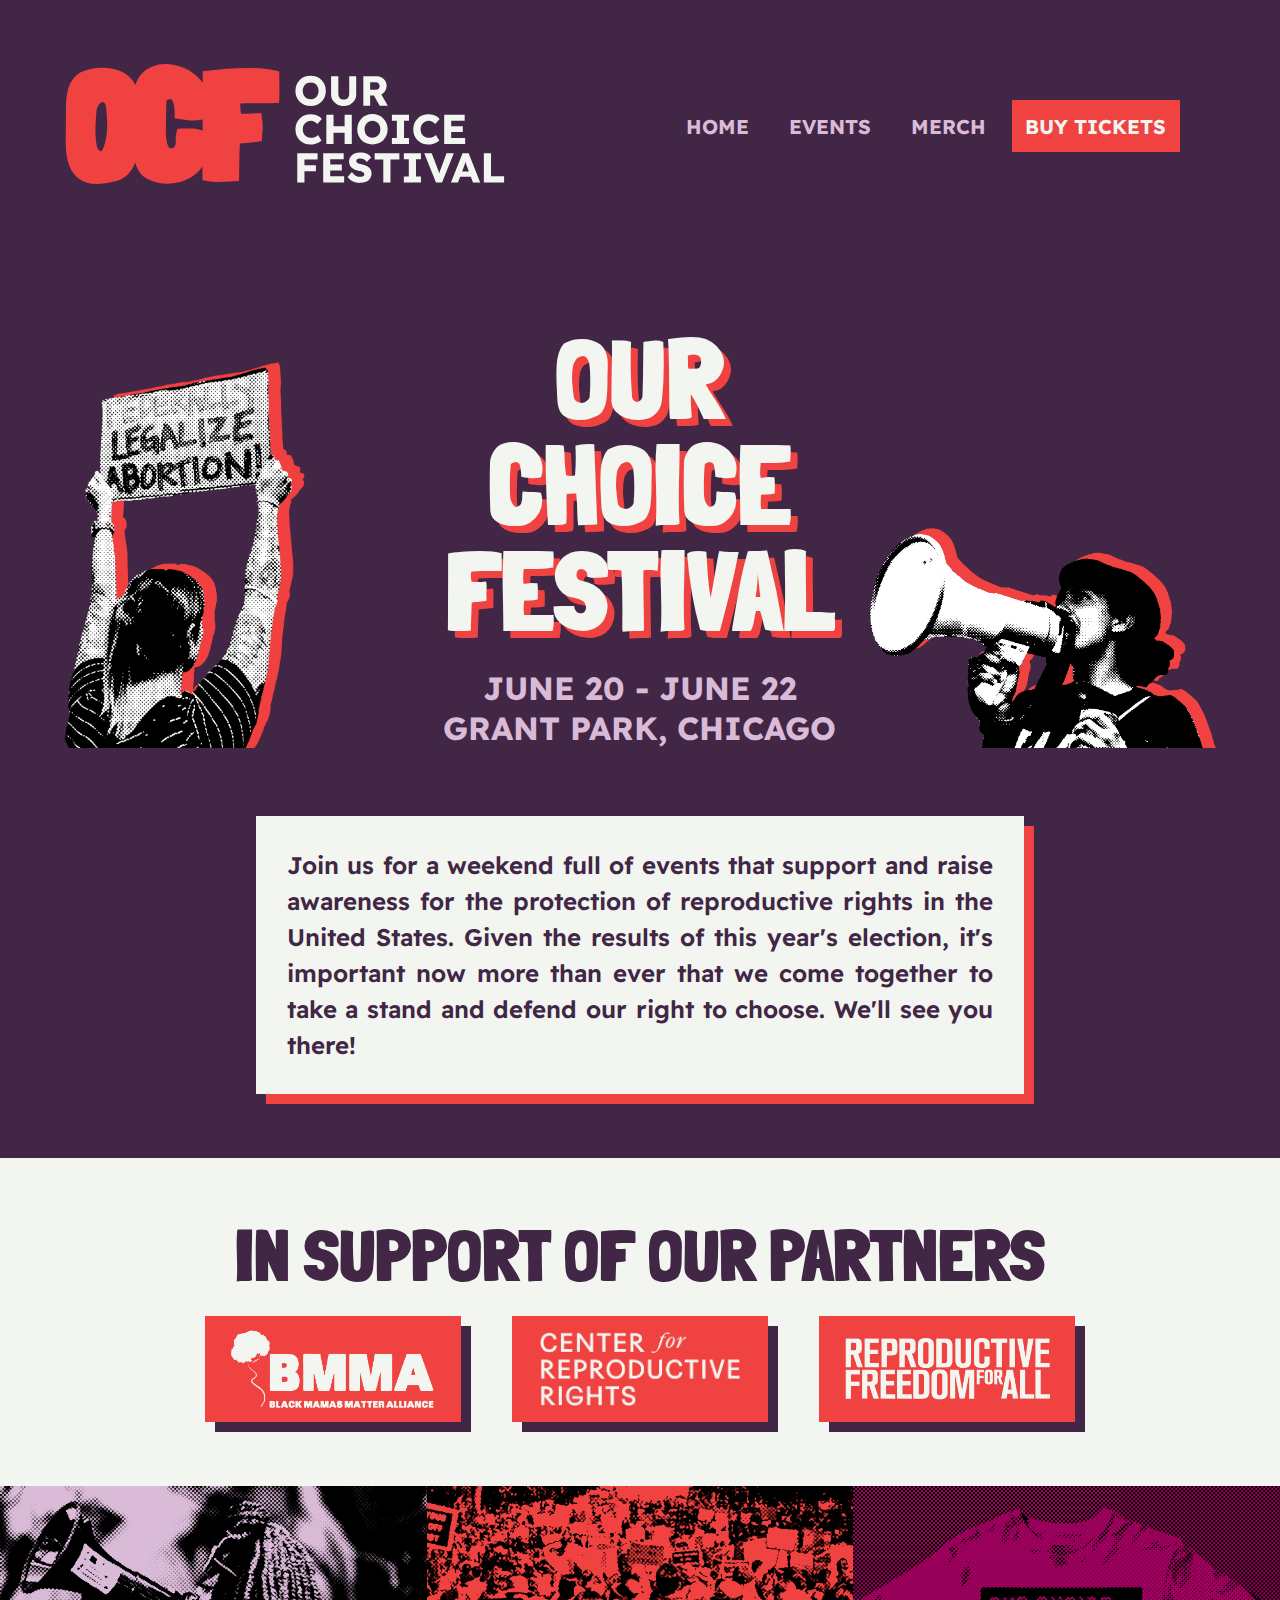
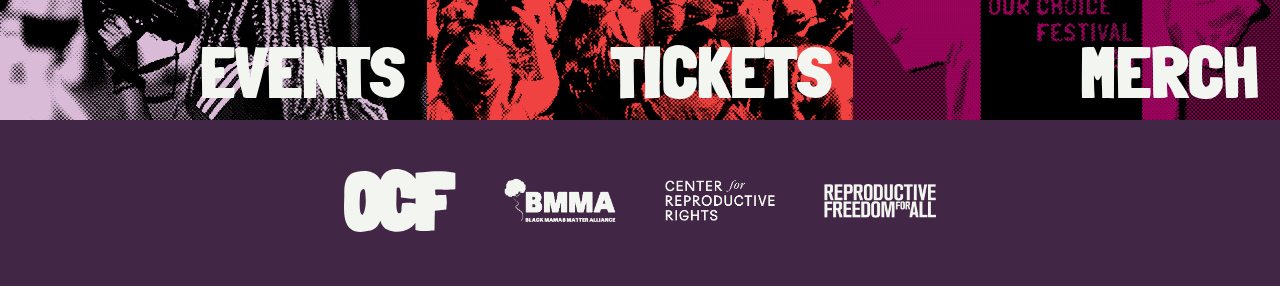
<file: index.html>
<!DOCTYPE html>
<html lang="en">
    <head>
        <meta charset="UTF-8">
        <meta name="viewport" content="width=device-width, initial-scale=1.0">
        <link rel="stylesheet" href="css/main.css">
        <link rel="preconnect" href="https://fonts.googleapis.com">
        <link rel="preconnect" href="https://fonts.gstatic.com" crossorigin>
        <link href="https://fonts.googleapis.com/css2?family=Libre+Franklin:ital,wght@0,100..900;1,100..900&family=Londrina+Solid:wght@100;300;400;900&family=Readex+Pro:wght@160..700&display=swap" rel="stylesheet">
        <title>Our Choice Festival</title>
    </head>
    <body>
        <header>
            <div id="logo">
                <img src="img/logoTypeWhite.svg" alt="OCF logo in red, Our Choice Festival.">
            </div>
            <nav>
                <a href="index.html">Home</a>
                <a href="events/events.html">Events</a>
                <a href="merch/merch.html">Merch</a>
                <a id="tickets" href="tickets/tickets.html">Buy Tickets</a>
            </nav>
        </header>
        <div id="landingPage">
            <div id="landingPageImageOne">
                <img src="img/coverImage2.png" alt="Woman wearing black striped t-shirt with light hair in a ponytail holds a sign above her head that reads 'federalize legal abortion'">
            </div>
            <div id="landingPageText">
                <h1>Our Choice<br>Festival</h1>
                <h2>June 20 - June 22<br>Grant Park, Chicago</h2>
            </div>
            <div id="landingPageImageTwo">
                <img src="img/coverImage.png" alt="Woman wearing black t-shirt with dark hair in a ponytail speaks into a megaphone">
            </div>
        </div>
        <div id="about">
            <p>Join us for a weekend full of events that support and raise awareness 
                for the protection of reproductive rights in the United States. 
                
                Given the results of this year's election, it's important now more than ever 
                that we come together to take a stand and defend our right to choose. 
                
                We'll see you there!</p>
        </div>
        <div id="organizations">
            <h2>In Support of Our Partners</h2>
            <div id="orgLogos">
                <a href="https://blackmamasmatter.org"><img src="img/bmma.png" alt="Black Mamas Matter Alliance monogram logo in white."></a>
                <a href="https://reproductiverights.org"><img src="img/crr.png" alt="Center for Reproductive Rights monogram logo in white."></a>
                <a href="https://reproductivefreedomforall.org"><img src="img/rffa.png" alt="Reproductive Freedom for All monogram logo in white."></a>
            </div>
        </div>
        <div id="pageLinks">
            <a id="events" href="events/events.html"><img src="img/events.png" alt="Light purple halftone image of a Black woman with long blonde twists speaking into a megaphone"><h2>Events</h2></a>
            <a id="tickets" href="tickets/tickets.html"><img src="img/tickets.png" alt="Red halftone image of a crowd of protesters holding signs."><h2>Tickets</h2></a>
            <a id="merch" href="merch/merch.html"><img src="img/merch.png" alt="Dark magenta halftone image of a t-shirt that says 'Our Choice Festival '25'"><h2>Merch</h2></a>
        </div>
        <footer id="footerLinks">
            <a href="index.html"><img src="img/logoWhite.svg" alt="Our Choice Festival monogram logo in white."></a>
            <a href="https://blackmamasmatter.org"><img src="img/bmma.png" alt="Black Mamas Matter Alliance monogram logo in white."></a>
            <a href="https://reproductiverights.org"><img src="img/crr.png" alt="Center for Reproductive Rights monogram logo in white."></a>
            <a href="https://reproductivefreedomforall.org"><img src="img/rffa.png" alt="Reproductive Freedom for All monogram logo in white."></a>
        </footer>
    </body>
</html>
</file>
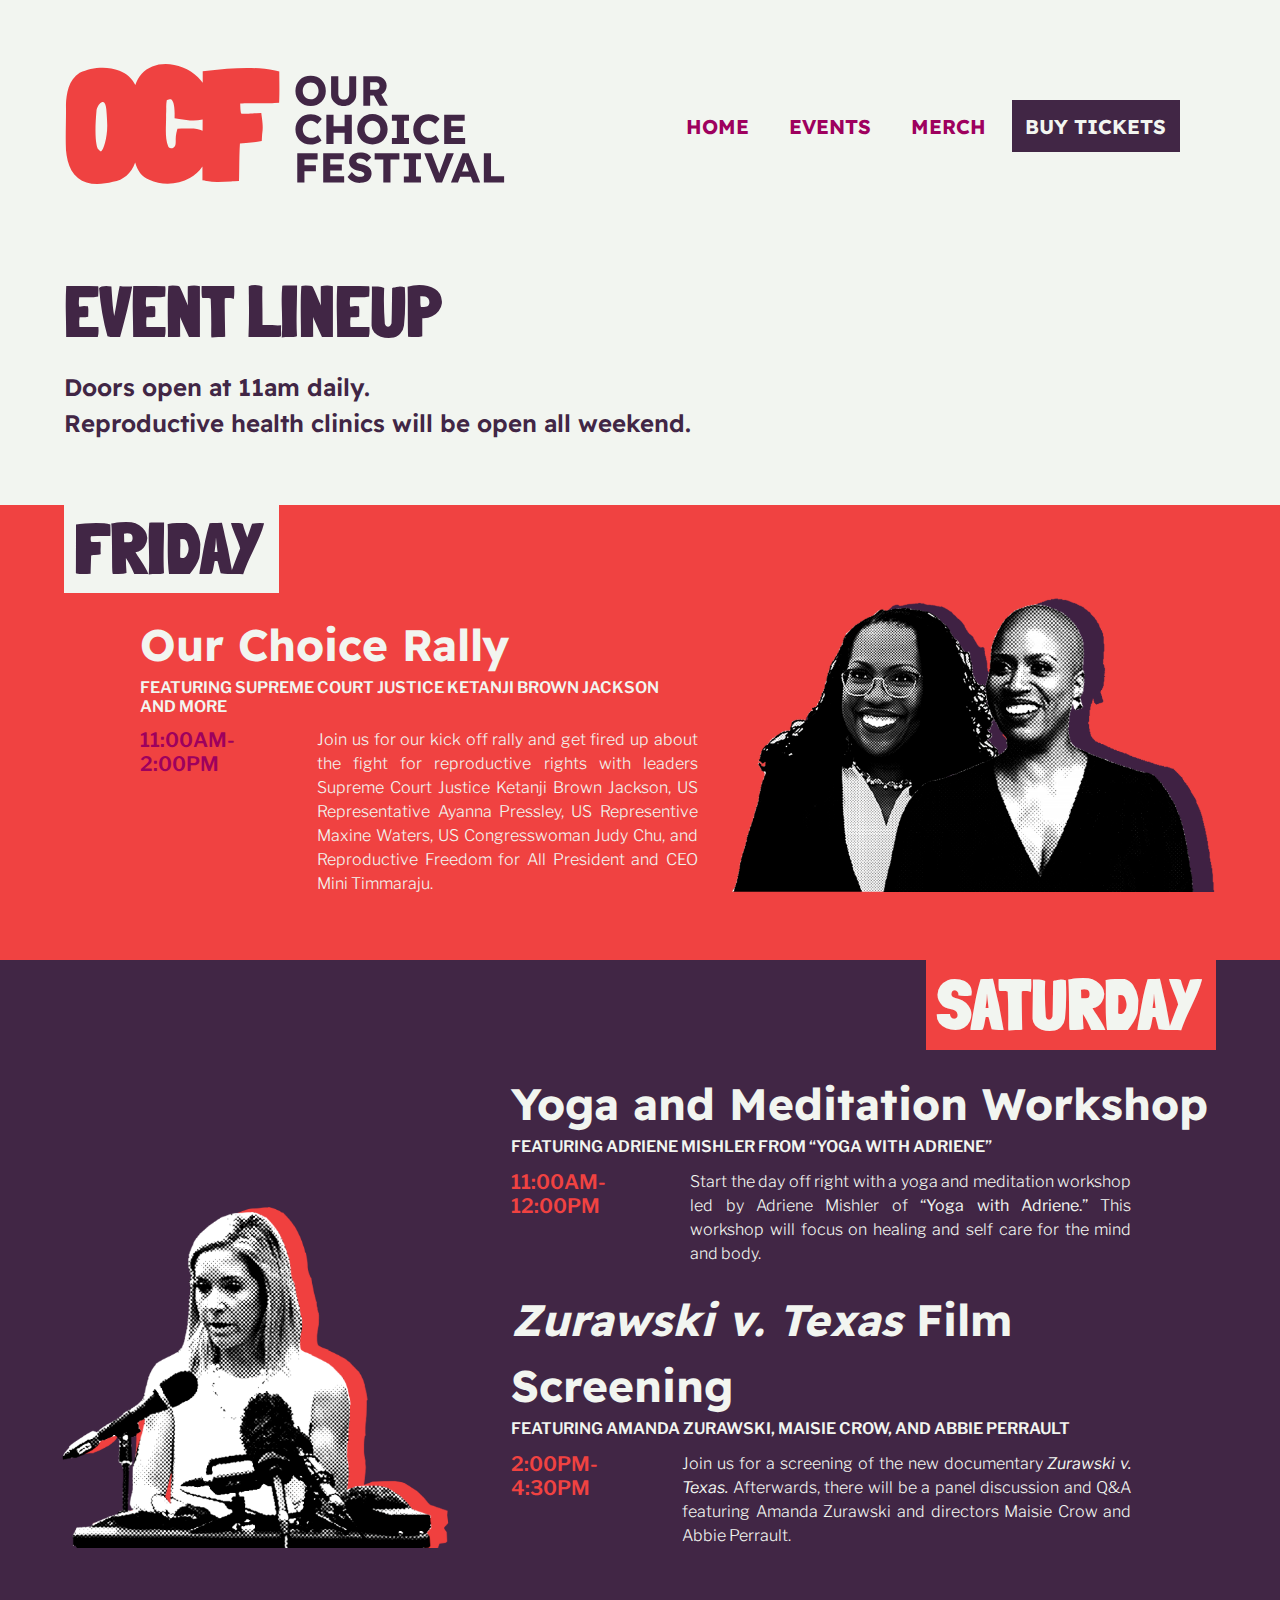
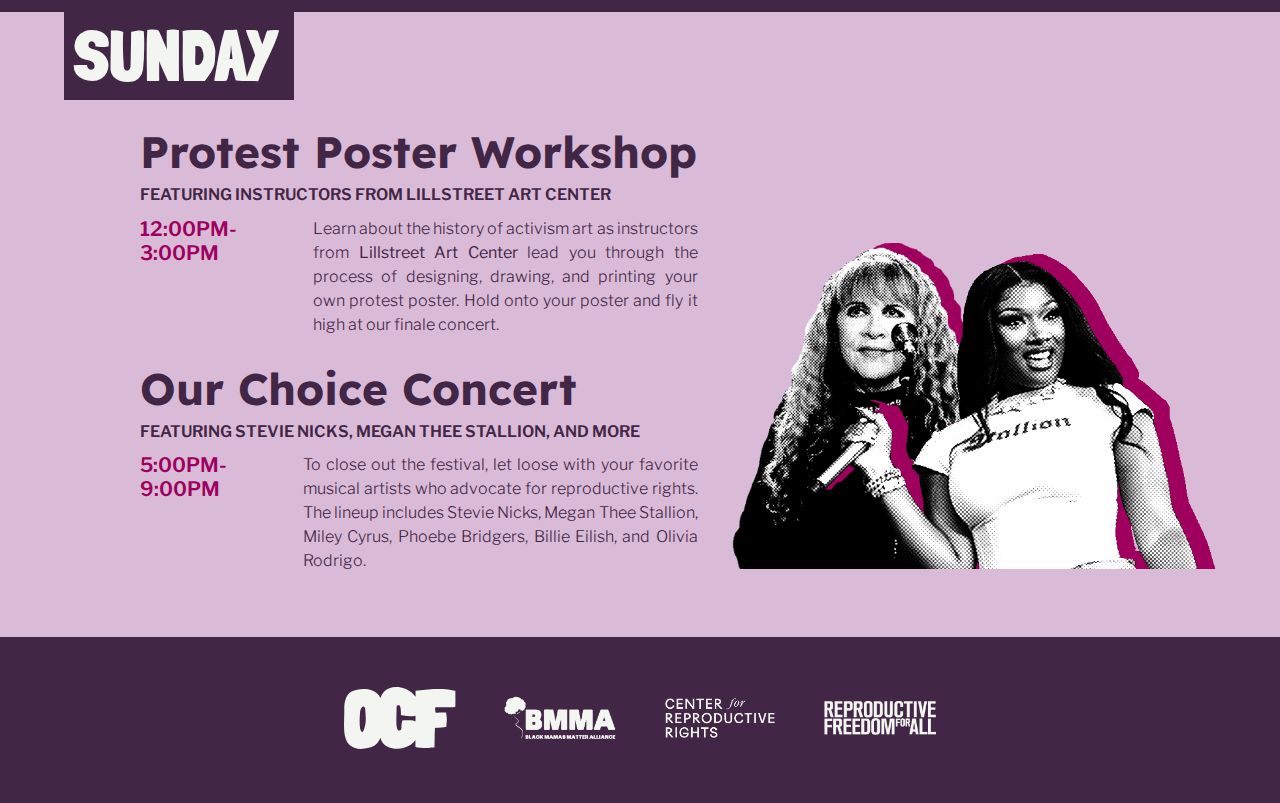
<file: events/events.html>
<!DOCTYPE html>
<html lang="en">
    <head>
        <meta charset="UTF-8">
        <meta name="viewport" content="width=device-width, initial-scale=1.0">
        <link rel="stylesheet" href="css/events.css">
        <link rel="preconnect" href="https://fonts.googleapis.com">
        <link rel="preconnect" href="https://fonts.gstatic.com" crossorigin>
        <link href="https://fonts.googleapis.com/css2?family=Libre+Franklin:ital,wght@0,100..900;1,100..900&family=Londrina+Solid:wght@100;300;400;900&family=Readex+Pro:wght@160..700&display=swap" rel="stylesheet">
        <title>Events | Our Choice Festival</title>
    </head>
    <body>
        <header>
            <div id="logo">
                <a href="../index.html"><img src="img/logoTypeDark.svg" alt="OCF logo in red, Our Choice Festival."></a>
            </div>
            <nav>
                <a href="../index.html">Home</a>
                <a href="events.html">Events</a>
                <a href="../merch/merch.html">Merch</a>
                <a id="tickets" href="../tickets/tickets.html">Buy Tickets</a>
            </nav>
        </header>
        <div id="heading">
            <h1>Event Lineup</h1>
            <h2>Doors open at 11am daily.</h2>
            <h2>Reproductive health clinics will be open all weekend.</h2>
        </div>
        <div id="schedule">
            <div id="friday">
                <div id="fridayText">
                    <h1>Friday</h1>
                    <h2>Our Choice Rally</h2>
                    <h3>Featuring Supreme Court Justice Ketanji Brown Jackson and more</h3>
                    <div class="eventRow">
                        <h4>11:00AM- 2:00PM</h4>
                        <p>Join us for our kick off rally and get fired up about the fight for 
                        reproductive rights with leaders Supreme Court Justice Ketanji Brown 
                        Jackson, US Representative Ayanna Pressley, US Representive Maxine 
                        Waters, US Congresswoman Judy Chu, and Reproductive Freedom for All 
                        President and CEO Mini Timmaraju. </p>
                    </div>
                    <!------ <h2>Event Name</h2>
                    <h3>Featuring Name, Name, and Name</h3>
                    <div class="eventRow">
                        <h4>3:00PM -5:00PM</h4>
                        <p>Event Description</p>
                    </div>
                    ---->
                </div>
                <div id="fridayPhoto">
                    <img src="img/friday.png" alt="Supreme Court Justice Ketanji Brown 
                    Jackson, a Black woman with black shoulder length braids and glasses, and 
                    US Representative Ayanna Pressley, a Black woman with a bald head, smiling.">
                </div>
            </div>
            <div id="saturday">
                <div id="saturdayPhoto">
                    <img src="img/saturday.png" alt="Amanda Zurawski, a young white woman wearing 
                    a sleeveless white dress with straight blonde hair, speaking into a 
                    microphone at a podium.">
                </div>
                <div id="saturdayText">
                    <h1>Saturday</h1>
                    <h2>Yoga and Meditation Workshop</h2>
                    <h3>Featuring Adriene Mishler from “Yoga with Adriene”</h3>
                    <div class="eventRow">
                        <h4>11:00AM- 12:00PM</h4>
                        <p>Start the day off right with a yoga and meditation workshop led by 
                        Adriene Mishler of <a href="https://yogawithadriene.com">“Yoga with Adriene.”</a> This workshop will focus 
                        on healing and self care for the mind and body.</p>
                    </div>
                    <h2><em>Zurawski v. Texas</em> Film Screening</h2>
                    <h3>Featuring Amanda Zurawski, Maisie Crow, and Abbie Perrault</h3>
                    <div class="eventRow">
                        <h4>2:00PM- 4:30PM</h4>
                        <p>Join us for a screening of the new documentary <a href="https://togetherfilms.org/films/zurawski-v-texas/"><em>Zurawski v. Texas.</em></a> 
                        Afterwards, there will be a panel discussion and Q&A featuring 
                        Amanda Zurawski and directors Maisie Crow and Abbie Perrault. </p>
                    </div>
                </div>
            </div>
            <div id="sunday">
                <div id="sundayText">
                    <h1>Sunday</h1>
                    <h2>Protest Poster Workshop</h2>
                    <h3>Featuring Instructors from Lillstreet Art Center</h3>
                    <div class="eventRow">
                        <h4>12:00PM- 3:00PM</h4>
                        <p>Learn about the history of activism art as instructors from <a href="https://lillstreet.com">Lillstreet 
                            Art Center</a> lead you through the process of designing, drawing, and printing
                            your own protest poster. Hold onto your poster and fly it high at our
                            finale concert.
                        </p>
                    </div>
                    <h2>Our Choice Concert</h2>
                    <h3>Featuring Stevie Nicks, Megan Thee Stallion, and more</h3>
                    <div class="eventRow">
                        <h4>5:00PM- 9:00PM</h4>
                        <p>To close out the festival, let loose with your favorite musical artists 
                        who advocate for reproductive rights. The lineup includes Stevie Nicks, 
                        Megan Thee Stallion, Miley Cyrus, Phoebe Bridgers, Billie Eilish, and 
                        Olivia Rodrigo.</p>
                    </div>
                </div>
                <div id="sundayPhoto">
                    <img src="img/sunday.png" alt="Stevie Nicks, an older white woman with long 
                    curly blonde hair, and Megan Thee Stallion, a young Black woman with wavy 
                    black hair holding a microphone and smiling.">
                </div>
            </div>
        </div>
        <footer id="footerLinks">
            <a href="../index.html"><img src="img/logoWhite.svg" alt="Our Choice Festival monogram logo in white."></a>
            <a href="https://blackmamasmatter.org"><img src="img/bmma.png" alt="Black Mamas Matter Alliance monogram logo in white."></a>
            <a href="https://reproductiverights.org"><img src="img/crr.png" alt="Center for Reproductive Rights monogram logo in white."></a>
            <a href="https://reproductivefreedomforall.org"><img src="img/rffa.png" alt="Reproductive Freedom for All monogram logo in white."></a>
        </footer>
    </body>
</html>
</file>
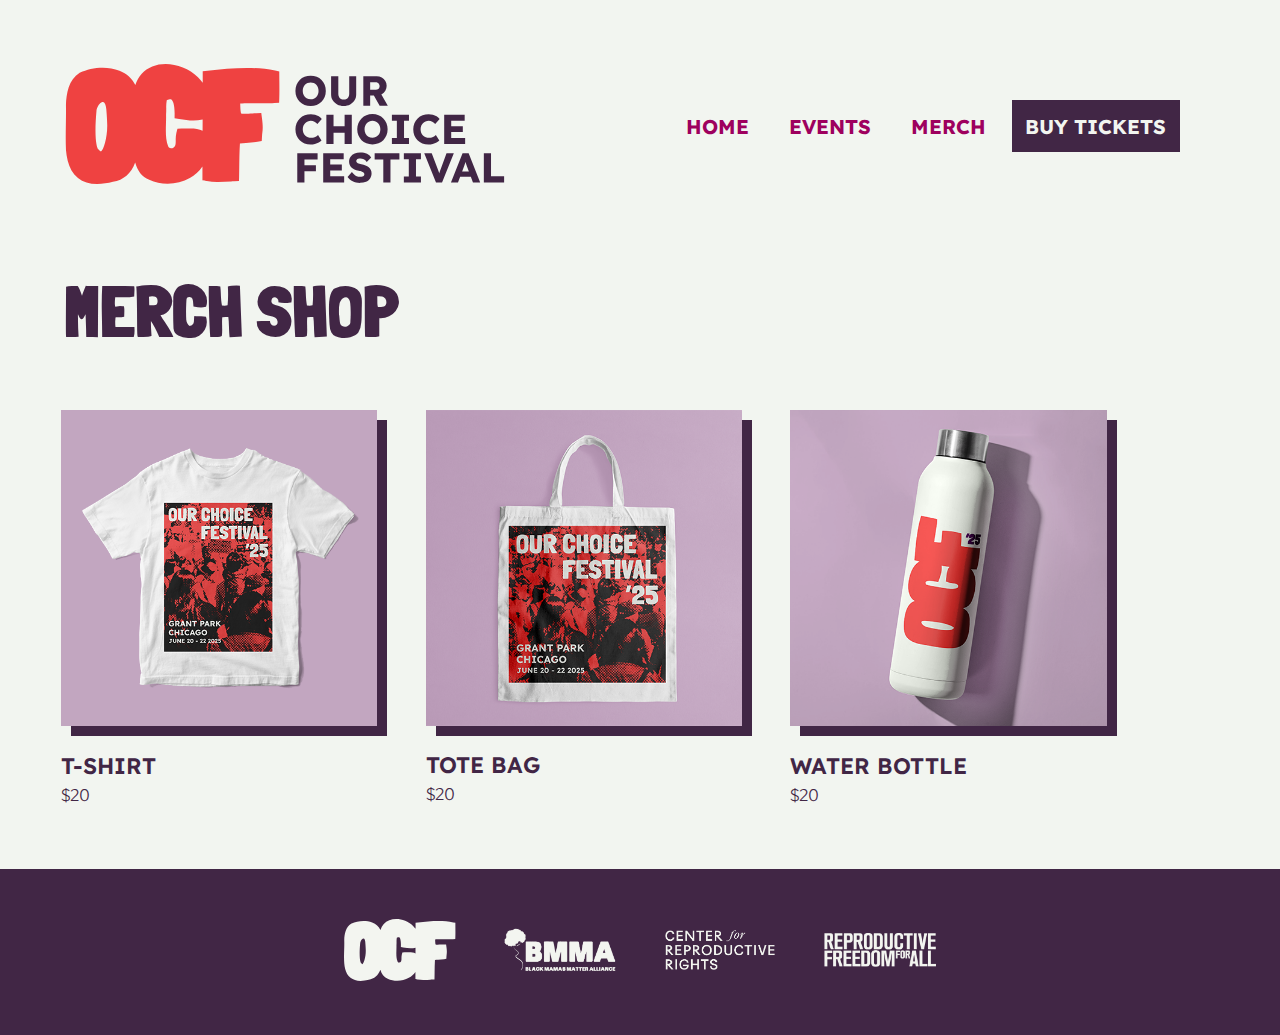
<file: merch/merch.html>
<!DOCTYPE html>
<html lang="en">
    <head>
        <meta charset="UTF-8">
        <meta name="viewport" content="width=device-width, initial-scale=1.0">
        <link rel="stylesheet" href="css/merch.css">
        <link rel="preconnect" href="https://fonts.googleapis.com">
        <link rel="preconnect" href="https://fonts.gstatic.com" crossorigin>
        <link href="https://fonts.googleapis.com/css2?family=Libre+Franklin:ital,wght@0,100..900;1,100..900&family=Londrina+Solid:wght@100;300;400;900&family=Readex+Pro:wght@160..700&display=swap" rel="stylesheet">
        <title>Merch Shop | Our Choice Festival</title>
    </head>
    <body>
        <header>
            <div id="logo">
                <a href="../index.html"><img src="img/logoTypeDark.svg" alt="OCF logo in red, Our Choice Festival."></a>
            </div>
            <nav>
                <a href="../index.html">Home</a>
                <a href="../events/events.html">Events</a>
                <a href="merch.html">Merch</a>
                <a id="tickets" href="../tickets/tickets.html">Buy Tickets</a>
            </nav>
        </header>
        <div id="heading">
            <h1>Merch Shop</h1>
        </div>
        <div id="merchGrid">
            <div class="merchItem">
                <img src="img/tShirt.png" alt="White t shirt on a light purple background with red halftone image
                of a crowd and white text that reads 'Our Choice Fesitval '25 Grant 
                Park Chicago June 20 - 22 2025'.">
                <h2>T-Shirt</h2>
                <p>$20</p>
            </div>
            <div class="merchItem">
                <img src="img/toteBag.png" alt="White canvas bag on a light purple background with red halftone image
                of a crowd and white text that reads 'Our Choice Fesitval '25 Grant 
                Park Chicago June 20 - 22 2025'.">
                <h2>Tote Bag</h2>
                <p>$20</p>
            </div>
            <div class="merchItem">
                <img src="img/waterBottle.png" alt="White water bottle on a light purple background with red OCF logo.">
                <h2>Water Bottle</h2>
                <p>$20</p>
            </div>
        </div>
        <footer id="footerLinks">
            <a href="../index.html"><img src="img/logoWhite.svg" alt="Our Choice Festival monogram logo in white."></a>
            <a href="https://blackmamasmatter.org"><img src="img/bmma.png" alt="Black Mamas Matter Alliance monogram logo in white."></a>
            <a href="https://reproductiverights.org"><img src="img/crr.png" alt="Center for Reproductive Rights monogram logo in white."></a>
            <a href="https://reproductivefreedomforall.org"><img src="img/rffa.png" alt="Reproductive Freedom for All monogram logo in white."></a>
        </footer>
    </body>
</html>
</file>
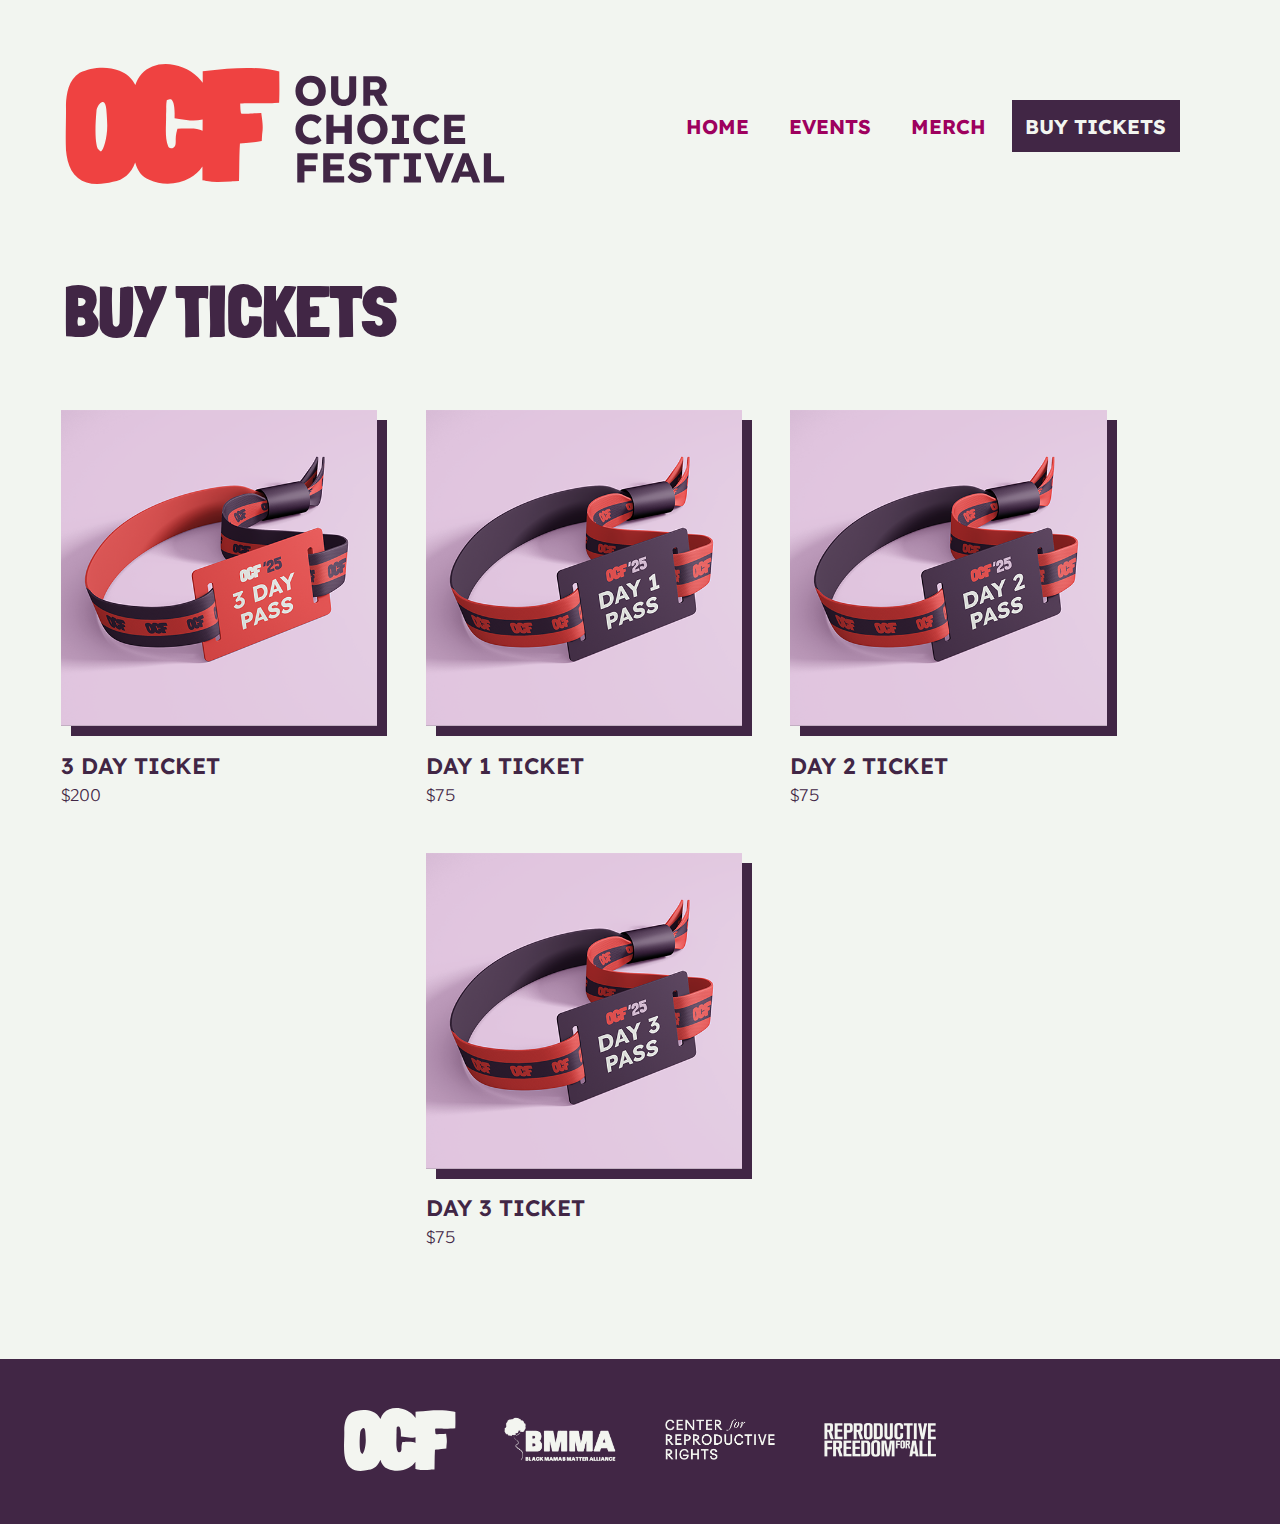
<file: tickets/tickets.html>
<!DOCTYPE html>
<html lang="en">
    <head>
        <meta charset="UTF-8">
        <meta name="viewport" content="width=device-width, initial-scale=1.0">
        <link rel="stylesheet" href="css/tickets.css">
        <link rel="preconnect" href="https://fonts.googleapis.com">
        <link rel="preconnect" href="https://fonts.gstatic.com" crossorigin>
        <link href="https://fonts.googleapis.com/css2?family=Libre+Franklin:ital,wght@0,100..900;1,100..900&family=Londrina+Solid:wght@100;300;400;900&family=Readex+Pro:wght@160..700&display=swap" rel="stylesheet">
        <title>Buy Tickets | Our Choice Festival</title>
    </head>
    <body>
        <header>
            <div id="logo">
                <a href="../index.html"><img src="img/logoTypeDark.svg" alt="OCF logo in red, Our Choice Festival."></a>
            </div>
            <nav>
                <a href="../index.html">Home</a>
                <a href="../events/events.html">Events</a>
                <a href="../merch/merch.html">Merch</a>
                <a id="tickets" href="tickets.html">Buy Tickets</a>
            </nav>
        </header>
        <div id="heading">
            <h1>Buy Tickets</h1>
        </div>
        <div id="ticketGrid">
            <div class="ticketItem">
                <img src="img/3day.png" alt="Red and purple wristband that says 'OCF '25 3 Day Pass'.">
                <h2>3 Day Ticket</h2>
                <p>$200</p>
            </div>
            <div class="ticketItem">
                <img src="img/dayOne.png" alt="Purple and red wristband that says 'OCF '25 Day 1 Pass'.">
                <h2>Day 1 Ticket</h2>
                <p>$75</p>
            </div>
            <div class="ticketItem">
                <img src="img/dayTwo.png" alt="Purple and red wristband that says 'OCF '25 Day 2 Pass'.">
                <h2>Day 2 Ticket</h2>
                <p>$75</p>
            </div>
            <div class="ticketItem">
                <img src="img/dayThree.png" alt="Purple and red wristband that says 'OCF '25 Day 3 Pass'.">
                <h2>Day 3 Ticket</h2>
                <p>$75</p>
            </div>
        </div>
        <footer id="footerLinks">
            <a href="../index.html"><img src="img/logoWhite.svg" alt="Our Choice Festival monogram logo in white."></a>
            <a href="https://blackmamasmatter.org"><img src="img/bmma.png" alt="Black Mamas Matter Alliance monogram logo in white."></a>
            <a href="https://reproductiverights.org"><img src="img/crr.png" alt="Center for Reproductive Rights monogram logo in white."></a>
            <a href="https://reproductivefreedomforall.org"><img src="img/rffa.png" alt="Reproductive Freedom for All monogram logo in white."></a>
        </footer>
    </body>
</html>
</file>
<file: css/main.css>
/*-------------------- UNIVERSAL STYLING --------------------*/

* {
    margin: 0;
    padding: 0;
    box-sizing: border-box;
}

body {
    background-color: #412645;


    min-height: 100dvh;
    max-width: 100%;
    position: relative;
}

/*-------------------- HEADER STYLING --------------------*/

header {
    display:flex;
    flex-direction: row;
    width: 100%;
    padding: 5%;
}

#logo {
    width: 40%;
}

nav {
    display: flex;
    flex-direction: row;
    flex-wrap: nowrap;
    justify-content: end;
    align-items: center;
    width: 60%;
    margin: 2%;
}

nav a {
    text-decoration: none;
    font-family: 'Readex Pro', Arial, Helvetica, sans-serif;
    font-weight: 700;
    font-size: 1.25em;
    text-transform: uppercase;
    text-align: center;
    color: #D9BAD7;
    padding: 2%;
    margin-right: 2%;
    transition-duration: 200ms;
}

nav a:hover {
    color: #F2F5F0;
}

nav #tickets {
    display: flex;
    flex-wrap: nowrap;
    background-color: #F04241;
    color: #F2F5F0;
}

nav #tickets:hover {
    background-color: #F2F5F0;
    color: #F04241;
}

/*-------------------- LANDING PAGE --------------------*/

#landingPage {
    display: flex;
    flex-direction: row;
    flex-wrap: nowrap;
    justify-content: center;
    align-items: center;
    width: 100%;
    position: relative;
    padding: 5%;
}

#landingPageText {
    width: 40%;
    align-self: flex-start;
    position: relative;
    z-index: 98;
}

#landingPageText h1 {
    font-size: 7em;
    line-height: 0.95em;
    font-weight: 900;
    font-family: 'Londrina Solid', Arial, Helvetica, sans-serif;
    text-transform: uppercase;
    text-align: center;
    color:#F2F5F0;
    text-shadow: 7px 7px #F04241;

    padding: 2% 0% 4% 0%;
}

#landingPageText h2 {
    font-family: 'Readex Pro', Arial, Helvetica, sans-serif;
    font-size: 2em;
    font-weight: 700;
    text-align: center;
    text-transform: uppercase;
    color: #D9BAD7;

    padding: 1%;
}

#landingPageImageOne {
    width: 30%;
    align-self: flex-end;
    position: relative;
    z-index: 97;
}

#landingPageImageOne img {
    width: 70%;
    position: relative;
    z-index: 96;
}

#landingPageImageTwo {
    width: 30%;
    align-self: flex-end;
}

#landingPageImageTwo img {
    width: 100%;
}

#about {
    padding: 0% 20% 5% 20%;
}

#about p {
    font-family: 'Readex Pro', Arial, Helvetica, sans-serif;
    font-size: 1.5em;
    line-height: 1.5em;
    font-weight: 600;
    text-align: justify;
    color: #412645;
    background-color: #F2F5F0;
    box-shadow: 10px 10px #F04241;
    padding: 4%;
}

/*-------------------- ORGANIZATIONS --------------------*/

#organizations {
    background-color: #F2F5F0;
    display: flex;
    flex-direction: column;
    flex-wrap: wrap;
    align-content: center;
    width: 100%;
    margin: 0%;
    padding-top: 5%;
    padding-bottom: 5%;
}

#organizations h2 {
    font-size: 4.5em;
    line-height: 0.95em;
    font-weight: 900;
    font-family: 'Londrina Solid', Arial, Helvetica, sans-serif;
    text-transform: uppercase;
    text-align: center;
    color:#412645;
    padding-bottom: 2%;
}

#orgLogos {
    display: flex;
    flex-direction: row;
    flex-wrap: nowrap;
    justify-content: center;
    width: 100%;
}

#orgLogos a {
    display: flex;
    width: 20%;
    padding: 1% 2% 1% 2%;
    margin-right: 2%;
    margin-left: 2%;
    background-color: #F04241;
    box-shadow: 10px 10px #412645;
    transition-duration: 200ms;
}

#orgLogos a:hover {
    background-color: #412645;
    box-shadow: 10px 10px #F04241;
}

#orgLogos img {
    width: 100%;
    align-self: center;
}

/*-------------------- PAGE LINKS --------------------*/

#pageLinks {
    display: flex;
    flex-direction: row;
    flex-wrap: nowrap;
    justify-content: center;
    position: relative;
    width: 100%;
    margin: 0;
}

#pageLinks a {
    display: flex;
    width: 33.33%;
    text-decoration: none;
    position: relative;
}

#pageLinks a img {
    width: 100%;
    z-index: 99;
    transition-duration: 200ms;
}

#pageLinks a img:hover {
    opacity: 0;
}

#pageLinks a h2 {
    display: flex;
    align-self: flex-end;
    z-index: 100;
    position: absolute;
    right: 5%;
    padding-bottom: 3%;

    font-size: 4.5em;
    line-height: 0.95em;
    font-weight: 900;
    font-family: 'Londrina Solid', Arial, Helvetica, sans-serif;
    text-transform: uppercase;
    text-align: right;
    text-decoration: none;
    color:#F2F5F0;
}

#events {
    background-color: #D9BAD7;
}

#tickets {
    background-color: #F04241;
}

#merch {
    background-color: #9e005e;
}

/*-------------------- FOOTER STYLING --------------------*/

#footerLinks {
    background-color: #412645;
    display: flex;
    flex-direction: row;
    justify-content: center;
    width: 100%;
    padding: 2%;
}

#footerLinks a {
    align-self: center;
    width: 13%;
}

#footerLinks a img {
    padding: 15%;
    width: 100%;
}

/*-------------------- MEDIA QUERIES --------------------*/

@media screen and (max-width:600px){
    * {
        font-size: 90%;
    }
    #landingPage {
        flex-direction: column;
    }
    #landingPageImageOne {
        display: none;
    }
    #landingPageImageTwo {
        align-self: center;
        width: 90%;
        padding-top: 5%;
    }
    #landingPageText {
        align-self: center;
        width: 100%;
        font-size: 100%;
    }
    #about {
        width: 100%;
        padding: 2% 10% 10% 10%;
    }
    #about p {
        font-size: 1.5em;
        padding: 5%;
    }
    #organizations {
        align-content: center;
    }
    #orgLogos {
        flex-direction: column;
        align-self: center;
        width: 70%;
    }
    #orgLogos a {
        width: 100%;
        align-self: center;
        padding: 6% 14% 6% 14%;
        margin-top: 4%;
        margin-bottom: 4%;
    }
    #pageLinks {
        flex-direction: column;
        align-content: center;
        align-items: center;
    }
    #pageLinks a {
        width: 100%;
        align-content: center;
    }
    #pageLinks a img {
        width: 100%;
        height: 20em;
        object-fit: cover;
    }
    #pageLinks a h2 {
        font-size: 8em;
        align-self: center;
        justify-content: center;
        text-align: center;
        padding: 0;
        right: 0;
        left: 0;
    }

    #footerLinks a {
        width: 25%;
    }
}
</file>
<file: events/css/events.css>
/*-------------------- UNIVERSAL STYLING --------------------*/

* {
    margin: 0;
    padding: 0;
    box-sizing: border-box;
}

body {
    background-color: #F2F5F0;

    min-height: 100dvh;
    max-width: 100%;
    position: relative;
}

/*-------------------- HEADER STYLING --------------------*/

header {
    display:flex;
    flex-direction: row;
    width: 100%;
    padding: 5%;
}

#logo {
    width: 40%;
}

nav {
    display: flex;
    flex-direction: row;
    flex-wrap: nowrap;
    justify-content: end;
    align-items: center;
    width: 60%;
    margin: 2%;
}

nav a {
    text-decoration: none;
    font-family: 'Readex Pro', Arial, Helvetica, sans-serif;
    font-weight: 700;
    font-size: 1.25em;
    text-transform: uppercase;
    text-align: center;
    color: #9E005E;
    padding: 2%;
    margin-right: 2%;
    transition-duration: 200ms;
}

nav a:hover {
    color: #F04241
}

nav #tickets {
    display: flex;
    flex-wrap: nowrap;
    background-color: #412645;
    color: #F2F5F0;
}

nav #tickets:hover {
    background-color: #F04241;
}

/*-------------------- HEADING STYLING --------------------*/

#heading {
    padding: 2% 5% 5% 5%;
}

#heading h1 {
    font-size: 4.5em;
    line-height: 0.95em;
    font-weight: 900;
    font-family: 'Londrina Solid', Arial, Helvetica, sans-serif;
    text-transform: uppercase;
    text-align: left;
    color:#412645;
    padding-bottom: 2%;
}

#heading h2 {
    font-family: 'Readex Pro', Arial, Helvetica, sans-serif;
    font-size: 1.5em;
    font-weight: 600;
    line-height: 1.5em;
    text-align: left;
    color: #412645;
}

/*-------------------- EVENT SCHEDULE STYLING --------------------*/

#schedule {
    display: flex;
    flex-direction: column;
    width: 100%;
}

/*-------------------- FRIDAY --------------------*/

#friday {
    display: flex;
    flex-direction: row;
    padding: 0% 5% 5% 5%;

    background-color: #F04241;
}

#fridayText {
    display: flex;
    flex-direction: column;
    width: 58%;
    padding-right: 3%;
}

#fridayPhoto {
    width: 42%;
    align-self: flex-end;
    padding-top: 5%;
}

#fridayPhoto img {
    width: 100%;
}

#friday h1 {
    font-size: 4.5em;
    line-height: 0.95em;
    font-weight: 900;
    font-family: 'Londrina Solid', Arial, Helvetica, sans-serif;
    text-transform: uppercase;
    text-align: left;
    color:#412645;
    background-color: #F2F5F0;
    padding: 1.5%;
    width: 215px;
}

#friday h2 {
    font-family: 'Readex Pro', Arial, Helvetica, sans-serif;
    font-size: 2.75em;
    font-weight: 700;
    line-height: 1.5em;
    text-align: left;
    color: #F2F5F0;
    padding-top: 3%;
    padding-left: 12%;
}

#friday h3 {
    font-family: 'Libre Franklin', Arial, Helvetica, sans-serif;
    font-size: 1em;
    font-weight: 600;
    text-transform: uppercase;
    color: #F2F5F0;
    padding-bottom: 2%;
    padding-left: 12%;
}

#friday h4 {
    font-family: 'Libre Franklin', Arial, Helvetica, sans-serif;
    font-size: 1.25em;
    font-weight: 600;
    text-transform: uppercase;
    text-align: left;
    color: #9E005E;
    padding-left: 12%;
}

#friday p {
    font-family: 'Libre Franklin', Arial, Helvetica, sans-serif;
    font-size: 1em;
    font-weight: 300;
    line-height: 1.5em;
    color: #F2F5F0;
    text-align: justify;
    padding-left: 13%;
}

.eventRow {
    display: flex;
    flex-direction: row;
}

/*-------------------- SATURDAY --------------------*/

#saturday {
    display: flex;
    flex-direction: row;
    padding: 0% 5% 5% 0%;

    background-color: #412645;
}

#saturdayText {
    display: flex;
    flex-direction: column;
    width: 58%;
}

#saturdayPhoto {
    display: flex;
    align-self: flex-end;
    width: 42%;
    padding: 5% 5% 0% 5%;
}

#saturdayPhoto img {
    width: 100%;
}

#saturday h1 {
    font-size: 4.5em;
    line-height: 0.95em;
    font-weight: 900;
    font-family: 'Londrina Solid', Arial, Helvetica, sans-serif;
    text-transform: uppercase;
    text-align: left;
    color:#F2F5F0;
    background-color: #F04241;
    padding: 1.5%;
    width: 290px;
    align-self: flex-end;
}

#saturday h2 {
    font-family: 'Readex Pro', Arial, Helvetica, sans-serif;
    font-size: 2.75em;
    font-weight: 700;
    line-height: 1.5em;
    text-align: left;
    color: #F2F5F0;
    padding-top: 3%;

}

#saturday h3 {
    font-family: 'Libre Franklin', Arial, Helvetica, sans-serif;
    font-size: 1em;
    font-weight: 600;
    text-transform: uppercase;
    color: #F2F5F0;
    padding-bottom: 2%;
    padding-right: 12%;
}

#saturday h4 {
    font-family: 'Libre Franklin', Arial, Helvetica, sans-serif;
    font-size: 1.25em;
    font-weight: 600;
    text-transform: uppercase;
    text-align: left;
    color: #F04241;
    padding-right: 12%;
}

#saturday p {
    font-family: 'Libre Franklin', Arial, Helvetica, sans-serif;
    font-size: 1em;
    font-weight: 300;
    line-height: 1.5em;
    color: #F2F5F0;
    text-align: justify;
    padding-right: 12%;
}

#saturday a {
    color: #F2F5F0;
    text-decoration: none;
    font-weight: 400;
}

#saturday a:hover {
    color: #F04241;
}

/*-------------------- SUNDAY --------------------*/

#sunday {
    display: flex;
    flex-direction: row;
    padding: 0% 5% 5% 5%;

    background-color: #D9BAD7;
}

#sundayText {
    display: flex;
    flex-direction: column;
    width: 58%;
    padding-right: 3%;
}

#sundayPhoto {
    width: 42%;
    align-self: flex-end;
}

#sundayPhoto img {
    width: 100%;
}

#sunday h1 {
    font-size: 4.5em;
    line-height: 0.95em;
    font-weight: 900;
    font-family: 'Londrina Solid', Arial, Helvetica, sans-serif;
    text-transform: uppercase;
    text-align: left;
    color:#F2F5F0;
    background-color: #412645;
    padding: 1.5%;
    width: 230px;
}

#sunday h2 {
    font-family: 'Readex Pro', Arial, Helvetica, sans-serif;
    font-size: 2.75em;
    font-weight: 700;
    line-height: 1.5em;
    text-align: left;
    color: #412645;
    padding-top: 3%;
    padding-left: 12%;
}

#sunday h3 {
    font-family: 'Libre Franklin', Arial, Helvetica, sans-serif;
    font-size: 1em;
    font-weight: 600;
    text-transform: uppercase;
    color: #412645;
    padding-bottom: 2%;
    padding-left: 12%;
}

#sunday h4 {
    font-family: 'Libre Franklin', Arial, Helvetica, sans-serif;
    font-size: 1.25em;
    font-weight: 600;
    text-transform: uppercase;
    text-align: left;
    color: #9E005E;
    padding-right: 12%;
    padding-left: 12%;
}

#sunday p {
    font-family: 'Libre Franklin', Arial, Helvetica, sans-serif;
    font-size: 1em;
    font-weight: 300;
    line-height: 1.5em;
    color: #412645;
    text-align: justify;
}

#sunday a {
    color: #412645;
    text-decoration: none;
    font-weight: 400;
}

#sunday a:hover {
    color: #F2F5F0;
}

/*-------------------- FOOTER STYLING --------------------*/

#footerLinks {
    background-color: #412645;
    display: flex;
    flex-direction: row;
    justify-content: center;
    width: 100%;
    padding: 2%;
}

#footerLinks a {
    align-self: center;
    width: 13%;
}

#footerLinks a img {
    padding: 15%;
    width: 100%;
}
</file>
<file: merch/css/merch.css>
/*-------------------- UNIVERSAL STYLING --------------------*/

* {
    margin: 0;
    padding: 0;
    box-sizing: border-box;
}

body {
    background-color: #F2F5F0;

    min-height: 100dvh;
    max-width: 100%;
    position: relative;
}

/*-------------------- HEADER STYLING --------------------*/

header {
    display:flex;
    flex-direction: row;
    width: 100%;
    padding: 5%;
}

#logo {
    width: 40%;
}

nav {
    display: flex;
    flex-direction: row;
    flex-wrap: nowrap;
    justify-content: end;
    align-items: center;
    width: 60%;
    margin: 2%;
}

nav a {
    text-decoration: none;
    font-family: 'Readex Pro', Arial, Helvetica, sans-serif;
    font-weight: 700;
    font-size: 1.25em;
    text-transform: uppercase;
    text-align: center;
    color: #9E005E;
    padding: 2%;
    margin-right: 2%;
    transition-duration: 200ms;
}

nav a:hover {
    color: #F04241
}
nav #tickets {
    display: flex;
    flex-wrap: nowrap;
    background-color: #412645;
    color: #F2F5F0;
}

nav #tickets:hover {
    background-color: #F04241;
}

/*-------------------- HEADING STYLING --------------------*/

#heading {
    padding: 2% 5% 0% 5%;
}

#heading h1 {
    font-size: 4.5em;
    line-height: 0.95em;
    font-weight: 900;
    font-family: 'Londrina Solid', Arial, Helvetica, sans-serif;
    text-transform: uppercase;
    text-align: left;
    color:#412645;
}

/*-------------------- MERCH GRID STYLING --------------------*/

#merchGrid {
    display: flex;
    flex-direction: row;
    flex-wrap: wrap;
    justify-content: center;
    padding: 5% 5% 5% 0%;
    width: 100%;
}

/*-------------------- MERCH ITEM STYLING --------------------*/

.merchItem {
    display: flex;
    flex-direction: column;
    flex-wrap: wrap;
    width: 30%;
    padding-right: 4%;
}

.merchItem img {
    width: 100%;
    box-shadow: 10px 10px #412645;
    transition-duration: 200ms;
}

.merchItem img:hover {
    box-shadow: 10px 10px #F04241;
}

.merchItem h2 {
    font-family: 'Readex Pro', Arial, Helvetica, sans-serif;
    font-size: 1.4em;
    font-weight: 600;
    text-transform: uppercase;
    color: #412645;
    padding-top: 8%;
}

.merchItem p {
    font-family: 'Libre Franklin', Arial, Helvetica, sans-serif;
    font-size: 1em;
    font-weight: 300;
    color: #412645;
    padding-top: 2%;
}

/*-------------------- FOOTER STYLING --------------------*/

#footerLinks {
    background-color: #412645;
    display: flex;
    flex-direction: row;
    justify-content: center;
    width: 100%;
    padding: 2%;
}

#footerLinks a {
    align-self: center;
    width: 13%;
}

#footerLinks a img {
    padding: 15%;
    width: 100%;
}
</file>
<file: tickets/css/tickets.css>
/*-------------------- UNIVERSAL STYLING --------------------*/

* {
    margin: 0;
    padding: 0;
    box-sizing: border-box;
}

body {
    background-color: #F2F5F0;

    min-height: 100dvh;
    max-width: 100%;
    position: relative;
}

/*-------------------- HEADER STYLING --------------------*/

header {
    display:flex;
    flex-direction: row;
    width: 100%;
    padding: 5%;
}

#logo {
    width: 40%;
}

nav {
    display: flex;
    flex-direction: row;
    flex-wrap: nowrap;
    justify-content: end;
    align-items: center;
    width: 60%;
    margin: 2%;
}

nav a {
    text-decoration: none;
    font-family: 'Readex Pro', Arial, Helvetica, sans-serif;
    font-weight: 700;
    font-size: 1.25em;
    text-transform: uppercase;
    text-align: center;
    color: #9E005E;
    padding: 2%;
    margin-right: 2%;
    transition-duration: 200ms;
}

nav a:hover {
    color: #F04241
}

nav #tickets {
    display: flex;
    flex-wrap: nowrap;
    background-color: #412645;
    color: #F2F5F0;
}

nav #tickets:hover {
    background-color: #F04241;
}

/*-------------------- HEADING STYLING --------------------*/

#heading {
    padding: 2% 5% 0% 5%;
}

#heading h1 {
    font-size: 4.5em;
    line-height: 0.95em;
    font-weight: 900;
    font-family: 'Londrina Solid', Arial, Helvetica, sans-serif;
    text-transform: uppercase;
    text-align: left;
    color:#412645;
}

/*-------------------- TICKET GRID STYLING --------------------*/

#ticketGrid {
    display: flex;
    flex-direction: row;
    flex-wrap: wrap;
    justify-content: center;
    padding: 5% 5% 5% 0%;
    width: 100%;
}

/*-------------------- TICKET ITEM STYLING --------------------*/

.ticketItem {
    display: flex;
    flex-direction: column;
    flex-wrap: wrap;
    width: 30%;
    padding-right: 4%;
}

.ticketItem img {
    width: 100%;
    box-shadow: 10px 10px #412645;
}

.ticketItem img:hover {
    box-shadow: 10px 10px #F04241;
    transition-duration: 200ms;
}

.ticketItem h2 {
    font-family: 'Readex Pro', Arial, Helvetica, sans-serif;
    font-size: 1.4em;
    font-weight: 600;
    text-transform: uppercase;
    color: #412645;
    padding-top: 8%;
}

.ticketItem p {
    font-family: 'Libre Franklin', Arial, Helvetica, sans-serif;
    font-size: 1em;
    font-weight: 300;
    color: #412645;
    padding-top: 2%;
    padding-bottom: 15%;
}

/*-------------------- FOOTER STYLING --------------------*/

#footerLinks {
    background-color: #412645;
    display: flex;
    flex-direction: row;
    justify-content: center;
    width: 100%;
    padding: 2%;
}

#footerLinks a {
    align-self: center;
    width: 13%;
}

#footerLinks a img {
    padding: 15%;
    width: 100%;
}
</file>
